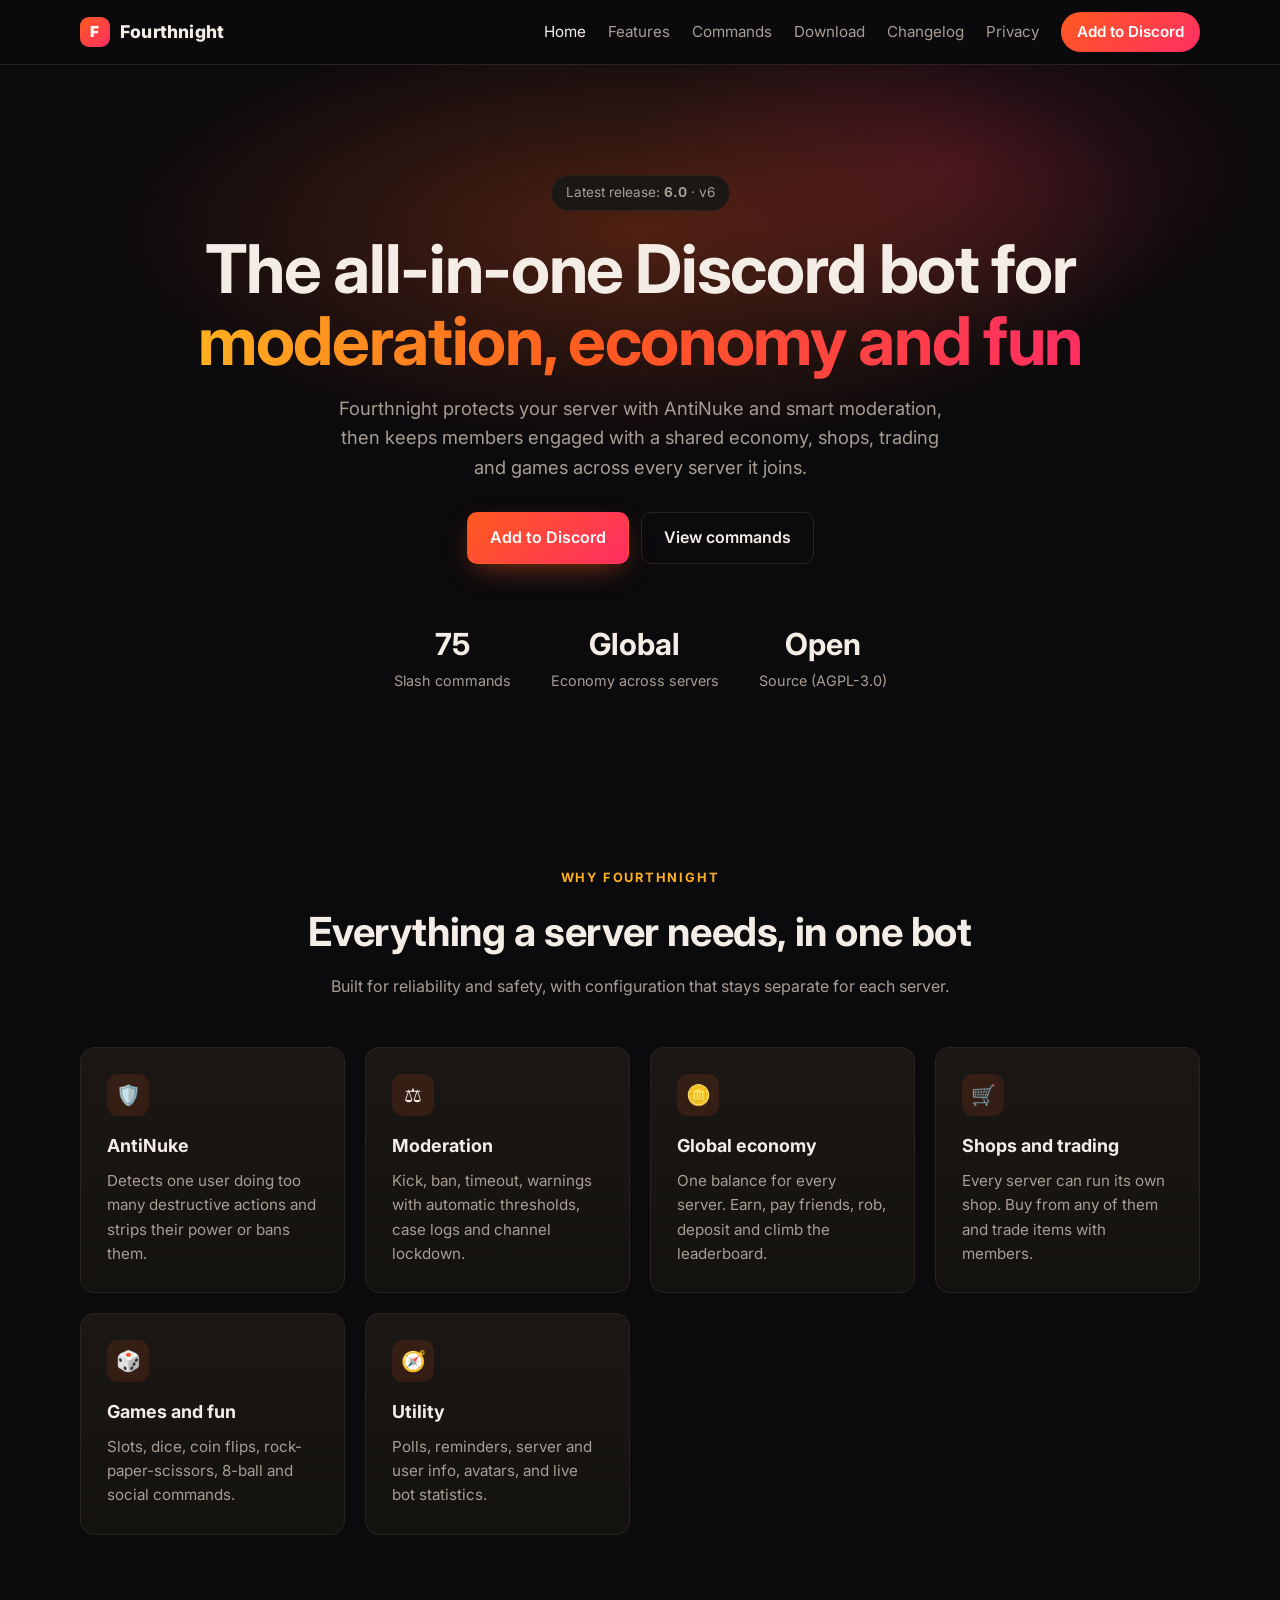
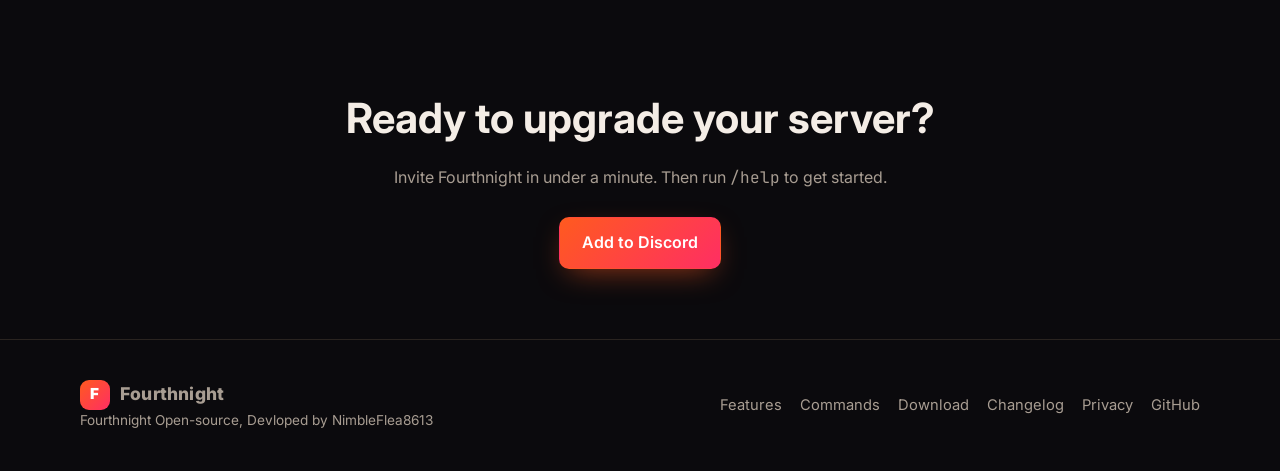
<file: index.html>
<!DOCTYPE html>
<html lang="en">
<head>
  <meta charset="UTF-8">
  <meta name="viewport" content="width=device-width, initial-scale=1.0">
  <meta name="description" content="Fourthnight is an all-in-one Discord bot for moderation, AntiNuke, a global economy, shops, trading and games.">
  <title>Home · Fourthnight</title>
  <link rel="icon" href="data:image/svg+xml,<svg xmlns='http://www.w3.org/2000/svg' viewBox='0 0 100 100'><text y='.9em' font-size='90'>🔥</text></svg>">
  <link rel="preconnect" href="https://fonts.googleapis.com">
  <link href="https://fonts.googleapis.com/css2?family=Inter:wght@400;500;600;700;800&family=JetBrains+Mono&display=swap" rel="stylesheet">
  <link rel="stylesheet" href="assets/style.css">
</head>
<body>
<header class="site-header">
  <div class="container nav">
    <a href="index.html" class="brand"><span class="brand-mark">F</span>Fourthnight</a>
    <nav class="nav-links" aria-label="Main">
        <a href="index.html" class="active">Home</a>
        <a href="features.html" class="">Features</a>
        <a href="commands.html" class="">Commands</a>
        <a href="download.html" class="">Download</a>
        <a href="changelog.html" class="">Changelog</a>
        <a href="privacy.html" class="">Privacy</a>
      <a href="#" data-invite class="nav-cta">Add to Discord</a>
    </nav>
    <button class="menu-toggle" aria-label="Toggle menu">☰</button>
  </div>
</header>
<main>

<section class="hero">
  <div class="container">
    <span class="pill">Latest release: <strong data-version>6.0</strong> · <span data-build>v6</span></span>
    <h1>The all-in-one Discord bot for <span class="gradient-text">moderation, economy and fun</span></h1>
    <p class="lead">Fourthnight protects your server with AntiNuke and smart moderation, then keeps members engaged with a shared economy, shops, trading and games across every server it joins.</p>
    <div class="hero-actions">
      <a href="#" data-invite class="btn btn-primary">Add to Discord</a>
      <a href="commands.html" class="btn btn-ghost">View commands</a>
    </div>
    <div class="stats">
      <div class="stat"><strong>75</strong><span>Slash commands</span></div>
      <div class="stat"><strong>Global</strong><span>Economy across servers</span></div>
      <div class="stat"><strong>Open</strong><span>Source (AGPL-3.0)</span></div>
    </div>
  </div>
</section>

<section>
  <div class="container">
    <div class="section-head">
      <span class="eyebrow">Why Fourthnight</span>
      <h2>Everything a server needs, in one bot</h2>
      <p>Built for reliability and safety, with configuration that stays separate for each server.</p>
    </div>
    <div class="grid">
      <div class="card"><div class="icon">🛡️</div><h3>AntiNuke</h3><p>Detects one user doing too many destructive actions and strips their power or bans them.</p></div>
      <div class="card"><div class="icon">⚖️</div><h3>Moderation</h3><p>Kick, ban, timeout, warnings with automatic thresholds, case logs and channel lockdown.</p></div>
      <div class="card"><div class="icon">🪙</div><h3>Global economy</h3><p>One balance for every server. Earn, pay friends, rob, deposit and climb the leaderboard.</p></div>
      <div class="card"><div class="icon">🛒</div><h3>Shops and trading</h3><p>Every server can run its own shop. Buy from any of them and trade items with members.</p></div>
      <div class="card"><div class="icon">🎲</div><h3>Games and fun</h3><p>Slots, dice, coin flips, rock-paper-scissors, 8-ball and social commands.</p></div>
      <div class="card"><div class="icon">🧭</div><h3>Utility</h3><p>Polls, reminders, server and user info, avatars, and live bot statistics.</p></div>
    </div>
  </div>
</section>

<section class="cta">
  <div class="container">
    <h2>Ready to upgrade your server?</h2>
    <p>Invite Fourthnight in under a minute. Then run <code>/help</code> to get started.</p>
    <a href="#" data-invite class="btn btn-primary">Add to Discord</a>
  </div>
</section>
</main>
<footer class="site-footer">
  <div class="container footer-grid">
    <div>
      <div class="brand"><span class="brand-mark">F</span>Fourthnight</div>
      <p class="watermark">Fourthnight Open-source, Devloped by NimbleFlea8613</p>
    </div>
    <div class="footer-links">
      <a href="features.html">Features</a>
      <a href="commands.html">Commands</a>
      <a href="download.html">Download</a>
      <a href="changelog.html">Changelog</a>
      <a href="privacy.html">Privacy</a>
      <a href="https://github.com/NimbleFlea8613" target="_blank" rel="noopener">GitHub</a>
    </div>
  </div>
</footer>
<script src="assets/main.js"></script>
</body>
</html>
</file>
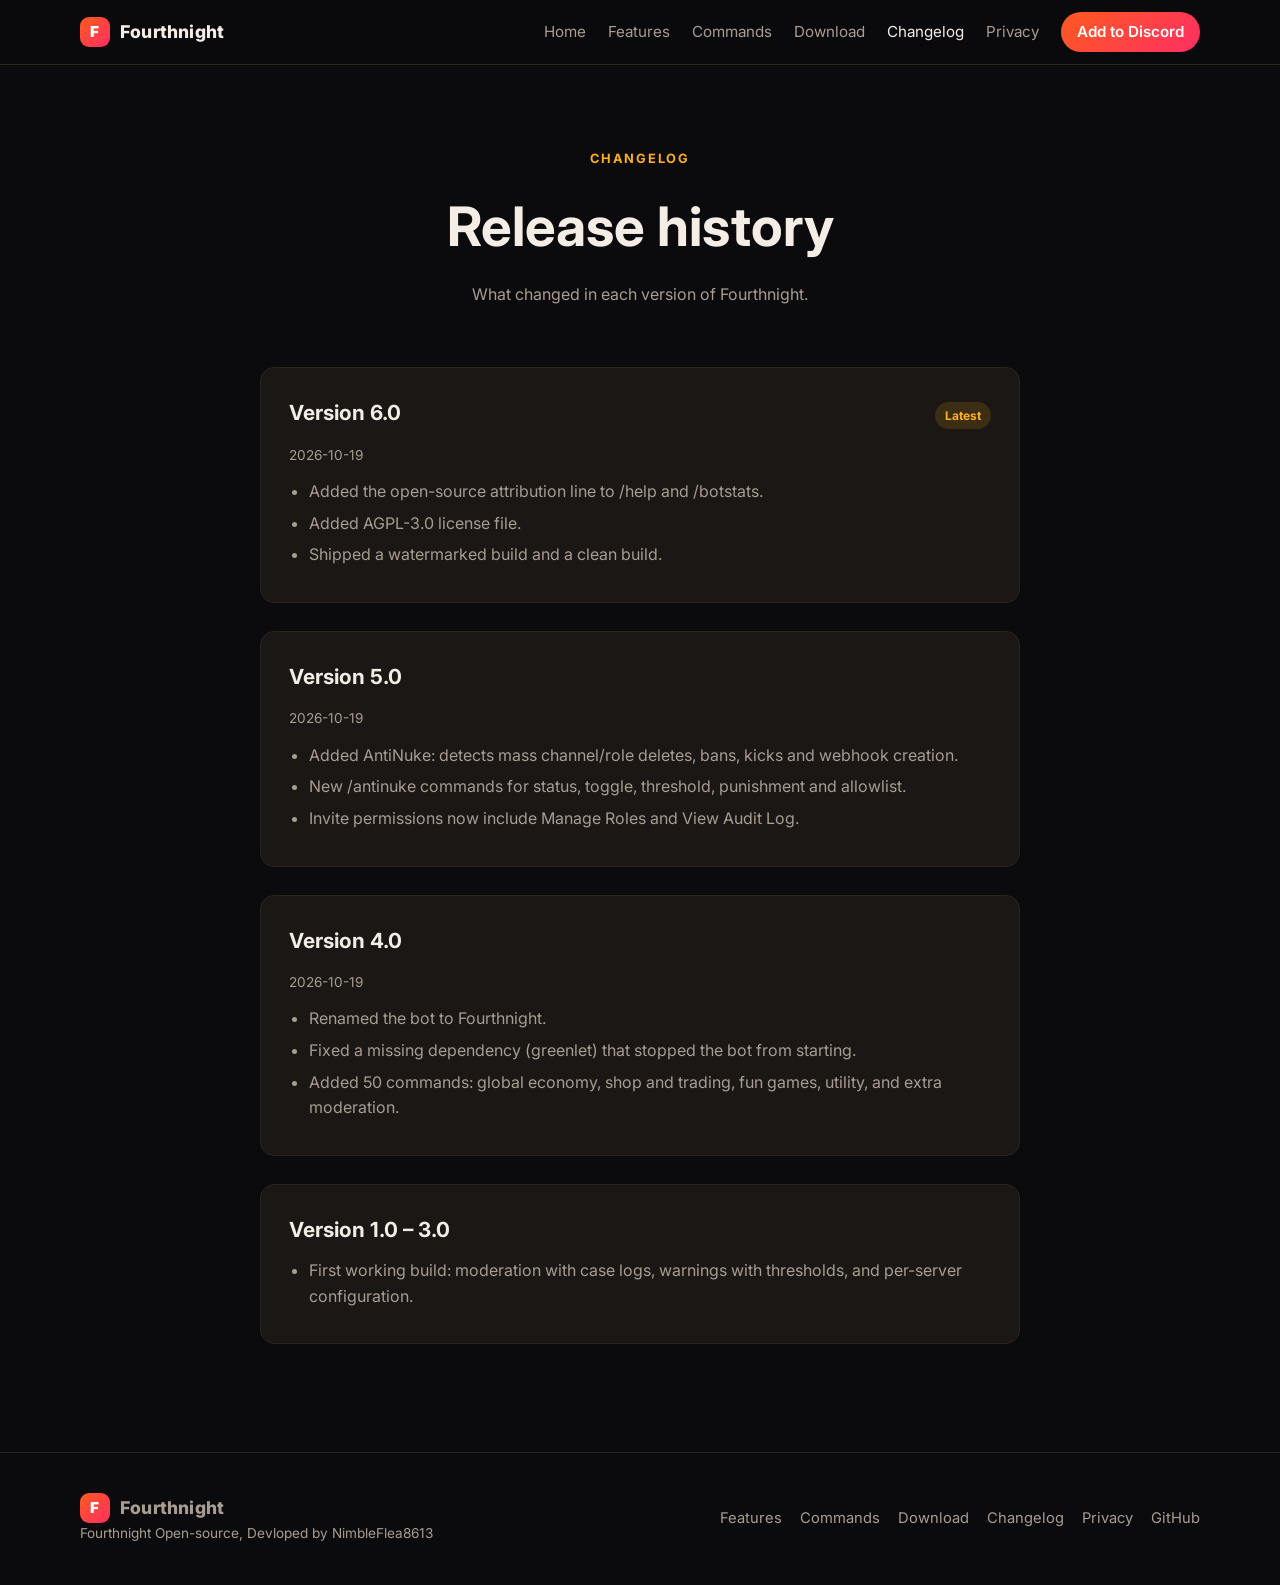
<file: changelog.html>
<!DOCTYPE html>
<html lang="en">
<head>
  <meta charset="UTF-8">
  <meta name="viewport" content="width=device-width, initial-scale=1.0">
  <meta name="description" content="Release history for Fourthnight.">
  <title>Changelog · Fourthnight</title>
  <link rel="icon" href="data:image/svg+xml,<svg xmlns='http://www.w3.org/2000/svg' viewBox='0 0 100 100'><text y='.9em' font-size='90'>🔥</text></svg>">
  <link rel="preconnect" href="https://fonts.googleapis.com">
  <link href="https://fonts.googleapis.com/css2?family=Inter:wght@400;500;600;700;800&family=JetBrains+Mono&display=swap" rel="stylesheet">
  <link rel="stylesheet" href="assets/style.css">
</head>
<body>
<header class="site-header">
  <div class="container nav">
    <a href="index.html" class="brand"><span class="brand-mark">F</span>Fourthnight</a>
    <nav class="nav-links" aria-label="Main">
        <a href="index.html" class="">Home</a>
        <a href="features.html" class="">Features</a>
        <a href="commands.html" class="">Commands</a>
        <a href="download.html" class="">Download</a>
        <a href="changelog.html" class="active">Changelog</a>
        <a href="privacy.html" class="">Privacy</a>
      <a href="#" data-invite class="nav-cta">Add to Discord</a>
    </nav>
    <button class="menu-toggle" aria-label="Toggle menu">☰</button>
  </div>
</header>
<main>

<section class="page-hero">
  <div class="container">
    <span class="eyebrow">Changelog</span>
    <h1>Release history</h1>
    <p>What changed in each version of Fourthnight.</p>
  </div>
</section>
<section style="padding-top:20px">
  <div class="container">
    <div class="release">
      <div class="release-head">
        <h2>Version 6.0</h2>
        <span class="badge">Latest</span>
      </div>
      <time>2026-10-19</time>
      <ul style="margin-top:12px">
        <li>Added the open-source attribution line to /help and /botstats.</li>
        <li>Added AGPL-3.0 license file.</li>
        <li>Shipped a watermarked build and a clean build.</li>
      </ul>
    </div>
    <div class="release">
      <div class="release-head"><h2>Version 5.0</h2></div>
      <time>2026-10-19</time>
      <ul style="margin-top:12px">
        <li>Added AntiNuke: detects mass channel/role deletes, bans, kicks and webhook creation.</li>
        <li>New /antinuke commands for status, toggle, threshold, punishment and allowlist.</li>
        <li>Invite permissions now include Manage Roles and View Audit Log.</li>
      </ul>
    </div>
    <div class="release">
      <div class="release-head"><h2>Version 4.0</h2></div>
      <time>2026-10-19</time>
      <ul style="margin-top:12px">
        <li>Renamed the bot to Fourthnight.</li>
        <li>Fixed a missing dependency (greenlet) that stopped the bot from starting.</li>
        <li>Added 50 commands: global economy, shop and trading, fun games, utility, and extra moderation.</li>
      </ul>
    </div>
    <div class="release">
      <div class="release-head"><h2>Version 1.0 – 3.0</h2></div>
      <ul style="margin-top:12px">
        <li>First working build: moderation with case logs, warnings with thresholds, and per-server configuration.</li>
      </ul>
    </div>
  </div>
</section>
</main>
<footer class="site-footer">
  <div class="container footer-grid">
    <div>
      <div class="brand"><span class="brand-mark">F</span>Fourthnight</div>
      <p class="watermark">Fourthnight Open-source, Devloped by NimbleFlea8613</p>
    </div>
    <div class="footer-links">
      <a href="features.html">Features</a>
      <a href="commands.html">Commands</a>
      <a href="download.html">Download</a>
      <a href="changelog.html">Changelog</a>
      <a href="privacy.html">Privacy</a>
      <a href="https://github.com/NimbleFlea8613" target="_blank" rel="noopener">GitHub</a>
    </div>
  </div>
</footer>
<script src="assets/main.js"></script>
</body>
</html>
</file>
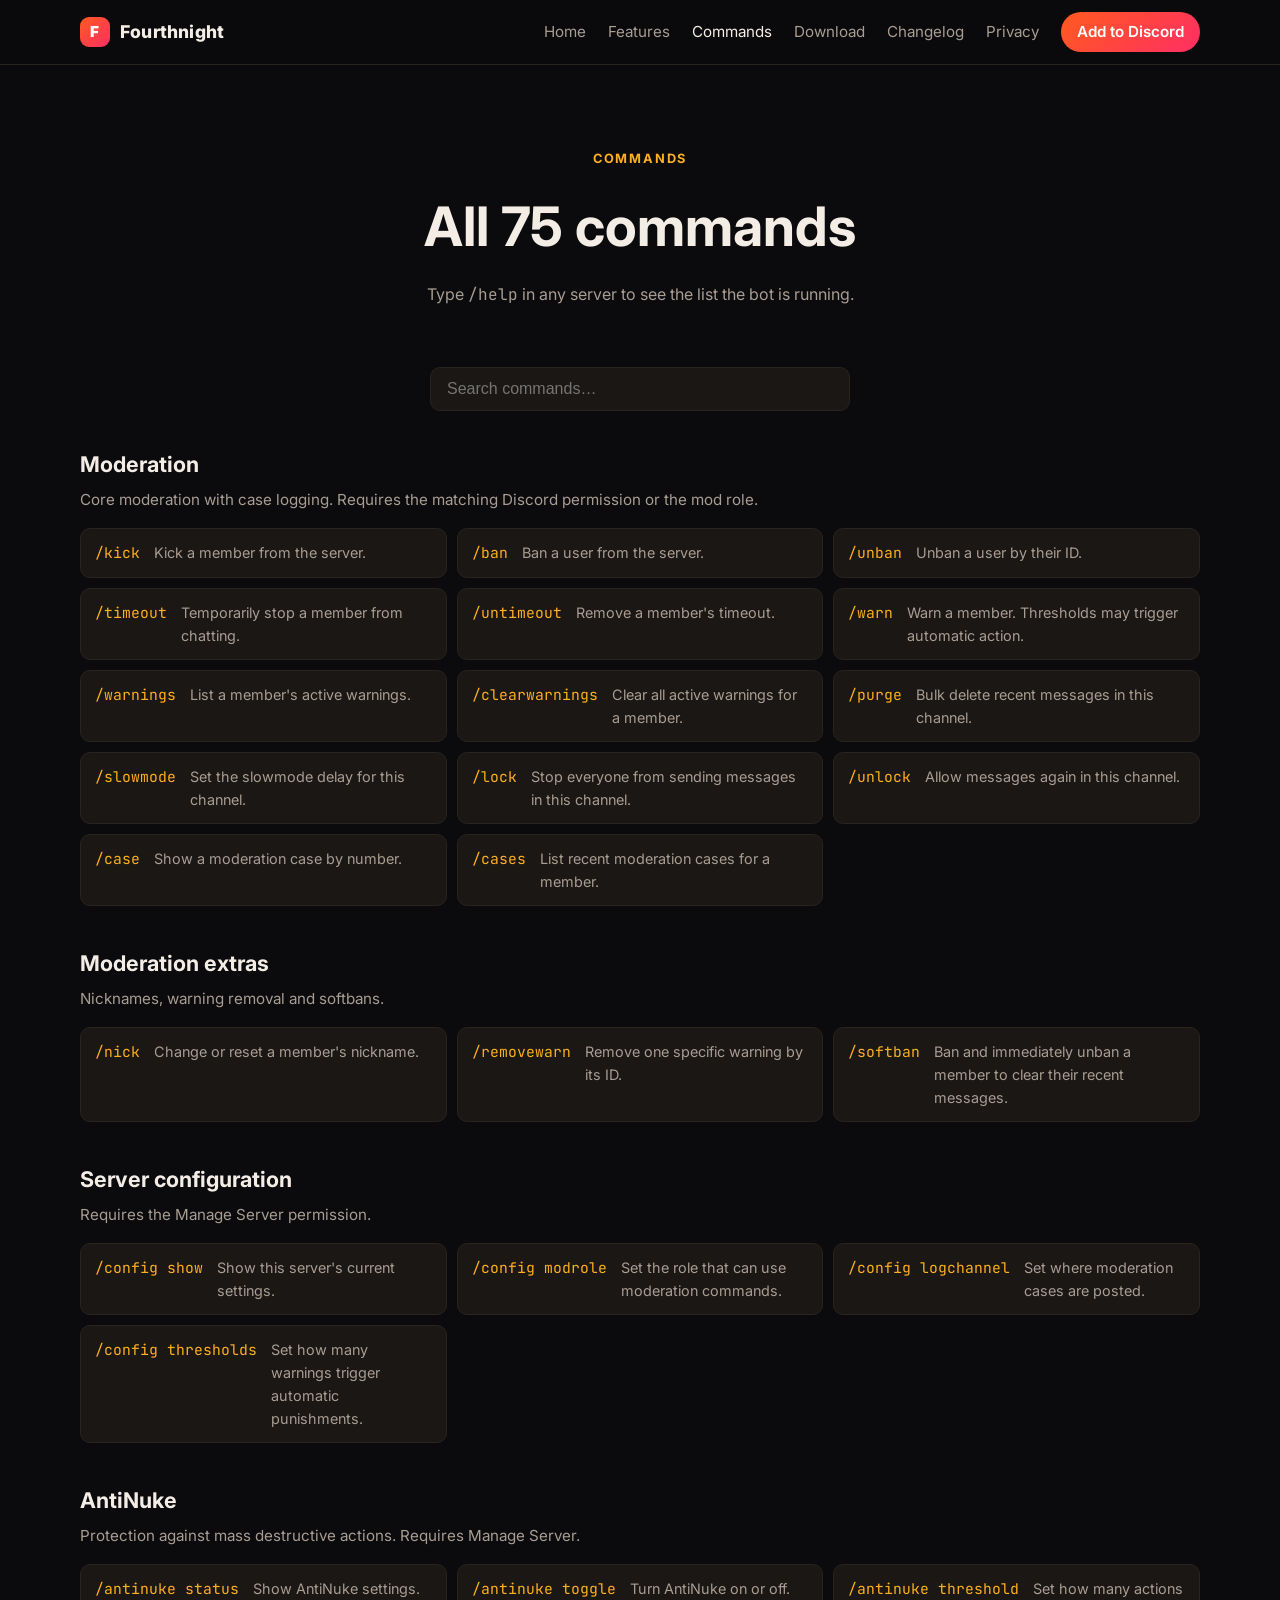
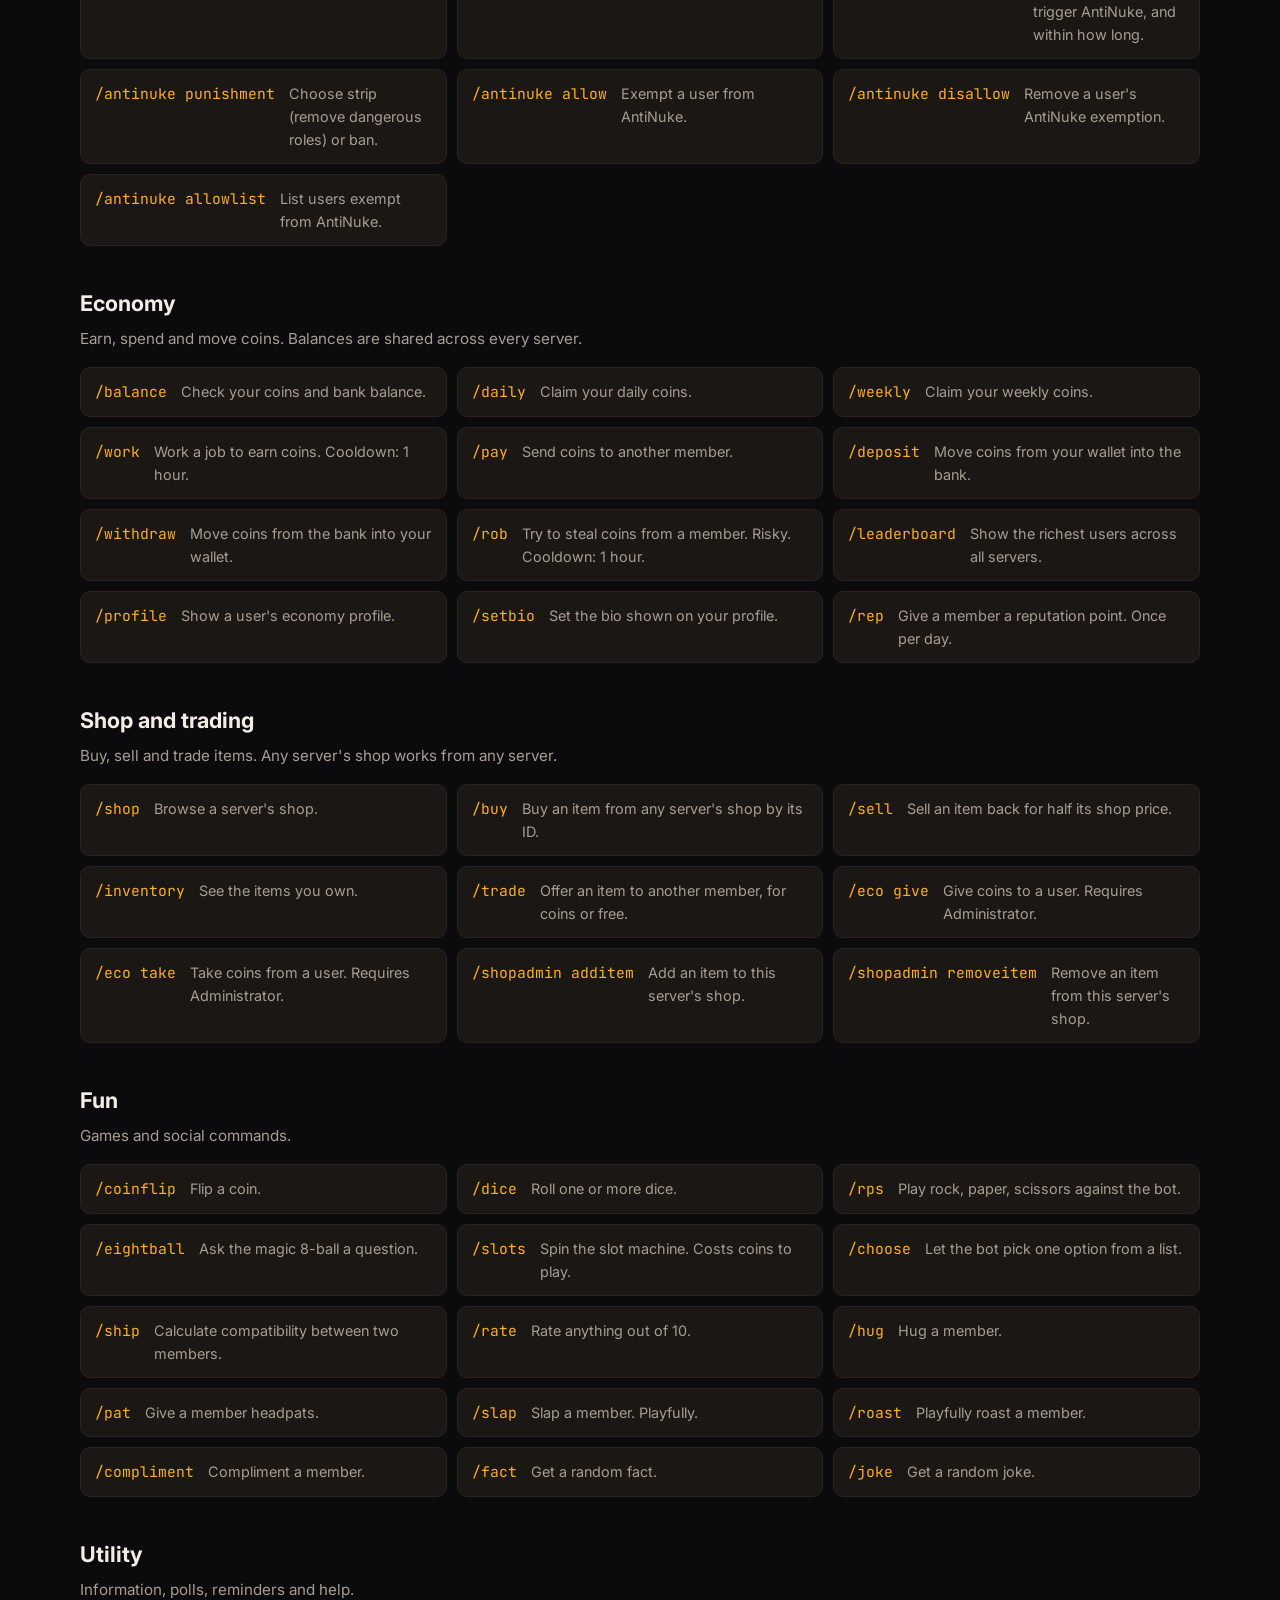
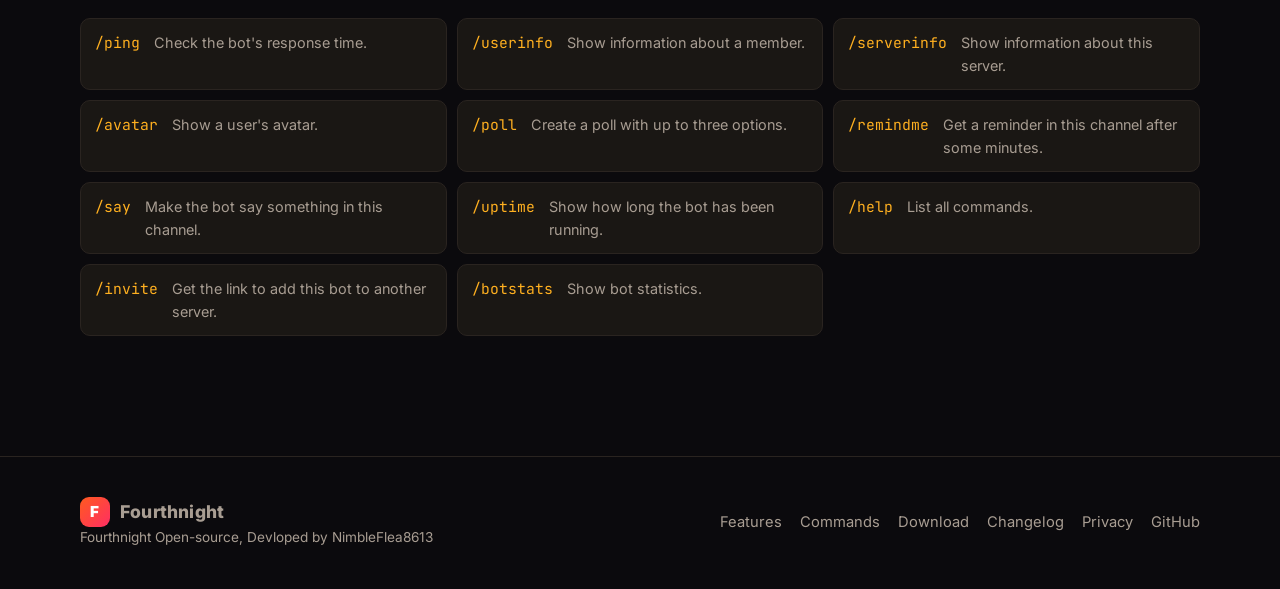
<file: commands.html>
<!DOCTYPE html>
<html lang="en">
<head>
  <meta charset="UTF-8">
  <meta name="viewport" content="width=device-width, initial-scale=1.0">
  <meta name="description" content="All 75 Fourthnight slash commands, grouped by category.">
  <title>Commands · Fourthnight</title>
  <link rel="icon" href="data:image/svg+xml,<svg xmlns='http://www.w3.org/2000/svg' viewBox='0 0 100 100'><text y='.9em' font-size='90'>🔥</text></svg>">
  <link rel="preconnect" href="https://fonts.googleapis.com">
  <link href="https://fonts.googleapis.com/css2?family=Inter:wght@400;500;600;700;800&family=JetBrains+Mono&display=swap" rel="stylesheet">
  <link rel="stylesheet" href="assets/style.css">
</head>
<body>
<header class="site-header">
  <div class="container nav">
    <a href="index.html" class="brand"><span class="brand-mark">F</span>Fourthnight</a>
    <nav class="nav-links" aria-label="Main">
        <a href="index.html" class="">Home</a>
        <a href="features.html" class="">Features</a>
        <a href="commands.html" class="active">Commands</a>
        <a href="download.html" class="">Download</a>
        <a href="changelog.html" class="">Changelog</a>
        <a href="privacy.html" class="">Privacy</a>
      <a href="#" data-invite class="nav-cta">Add to Discord</a>
    </nav>
    <button class="menu-toggle" aria-label="Toggle menu">☰</button>
  </div>
</header>
<main>

<section class="page-hero">
  <div class="container">
    <span class="eyebrow">Commands</span>
    <h1>All 75 commands</h1>
    <p>Type <code>/help</code> in any server to see the list the bot is running.</p>
  </div>
</section>
<section style="padding-top:20px">
  <div class="container">
    <input id="cmd-search" class="search" type="search" placeholder="Search commands…" aria-label="Search commands">
    <div class="cmd-group">
      <h2>Moderation</h2>
      <p>Core moderation with case logging. Requires the matching Discord permission or the mod role.</p>
      <div class="cmd-list">
        <div class="cmd"><code>/kick</code><span>Kick a member from the server.</span></div>
        <div class="cmd"><code>/ban</code><span>Ban a user from the server.</span></div>
        <div class="cmd"><code>/unban</code><span>Unban a user by their ID.</span></div>
        <div class="cmd"><code>/timeout</code><span>Temporarily stop a member from chatting.</span></div>
        <div class="cmd"><code>/untimeout</code><span>Remove a member&#x27;s timeout.</span></div>
        <div class="cmd"><code>/warn</code><span>Warn a member. Thresholds may trigger automatic action.</span></div>
        <div class="cmd"><code>/warnings</code><span>List a member&#x27;s active warnings.</span></div>
        <div class="cmd"><code>/clearwarnings</code><span>Clear all active warnings for a member.</span></div>
        <div class="cmd"><code>/purge</code><span>Bulk delete recent messages in this channel.</span></div>
        <div class="cmd"><code>/slowmode</code><span>Set the slowmode delay for this channel.</span></div>
        <div class="cmd"><code>/lock</code><span>Stop everyone from sending messages in this channel.</span></div>
        <div class="cmd"><code>/unlock</code><span>Allow messages again in this channel.</span></div>
        <div class="cmd"><code>/case</code><span>Show a moderation case by number.</span></div>
        <div class="cmd"><code>/cases</code><span>List recent moderation cases for a member.</span></div>
      </div>
    </div>
    <div class="cmd-group">
      <h2>Moderation extras</h2>
      <p>Nicknames, warning removal and softbans.</p>
      <div class="cmd-list">
        <div class="cmd"><code>/nick</code><span>Change or reset a member&#x27;s nickname.</span></div>
        <div class="cmd"><code>/removewarn</code><span>Remove one specific warning by its ID.</span></div>
        <div class="cmd"><code>/softban</code><span>Ban and immediately unban a member to clear their recent messages.</span></div>
      </div>
    </div>
    <div class="cmd-group">
      <h2>Server configuration</h2>
      <p>Requires the Manage Server permission.</p>
      <div class="cmd-list">
        <div class="cmd"><code>/config show</code><span>Show this server&#x27;s current settings.</span></div>
        <div class="cmd"><code>/config modrole</code><span>Set the role that can use moderation commands.</span></div>
        <div class="cmd"><code>/config logchannel</code><span>Set where moderation cases are posted.</span></div>
        <div class="cmd"><code>/config thresholds</code><span>Set how many warnings trigger automatic punishments.</span></div>
      </div>
    </div>
    <div class="cmd-group">
      <h2>AntiNuke</h2>
      <p>Protection against mass destructive actions. Requires Manage Server.</p>
      <div class="cmd-list">
        <div class="cmd"><code>/antinuke status</code><span>Show AntiNuke settings.</span></div>
        <div class="cmd"><code>/antinuke toggle</code><span>Turn AntiNuke on or off.</span></div>
        <div class="cmd"><code>/antinuke threshold</code><span>Set how many actions trigger AntiNuke, and within how long.</span></div>
        <div class="cmd"><code>/antinuke punishment</code><span>Choose strip (remove dangerous roles) or ban.</span></div>
        <div class="cmd"><code>/antinuke allow</code><span>Exempt a user from AntiNuke.</span></div>
        <div class="cmd"><code>/antinuke disallow</code><span>Remove a user&#x27;s AntiNuke exemption.</span></div>
        <div class="cmd"><code>/antinuke allowlist</code><span>List users exempt from AntiNuke.</span></div>
      </div>
    </div>
    <div class="cmd-group">
      <h2>Economy</h2>
      <p>Earn, spend and move coins. Balances are shared across every server.</p>
      <div class="cmd-list">
        <div class="cmd"><code>/balance</code><span>Check your coins and bank balance.</span></div>
        <div class="cmd"><code>/daily</code><span>Claim your daily coins.</span></div>
        <div class="cmd"><code>/weekly</code><span>Claim your weekly coins.</span></div>
        <div class="cmd"><code>/work</code><span>Work a job to earn coins. Cooldown: 1 hour.</span></div>
        <div class="cmd"><code>/pay</code><span>Send coins to another member.</span></div>
        <div class="cmd"><code>/deposit</code><span>Move coins from your wallet into the bank.</span></div>
        <div class="cmd"><code>/withdraw</code><span>Move coins from the bank into your wallet.</span></div>
        <div class="cmd"><code>/rob</code><span>Try to steal coins from a member. Risky. Cooldown: 1 hour.</span></div>
        <div class="cmd"><code>/leaderboard</code><span>Show the richest users across all servers.</span></div>
        <div class="cmd"><code>/profile</code><span>Show a user&#x27;s economy profile.</span></div>
        <div class="cmd"><code>/setbio</code><span>Set the bio shown on your profile.</span></div>
        <div class="cmd"><code>/rep</code><span>Give a member a reputation point. Once per day.</span></div>
      </div>
    </div>
    <div class="cmd-group">
      <h2>Shop and trading</h2>
      <p>Buy, sell and trade items. Any server&#x27;s shop works from any server.</p>
      <div class="cmd-list">
        <div class="cmd"><code>/shop</code><span>Browse a server&#x27;s shop.</span></div>
        <div class="cmd"><code>/buy</code><span>Buy an item from any server&#x27;s shop by its ID.</span></div>
        <div class="cmd"><code>/sell</code><span>Sell an item back for half its shop price.</span></div>
        <div class="cmd"><code>/inventory</code><span>See the items you own.</span></div>
        <div class="cmd"><code>/trade</code><span>Offer an item to another member, for coins or free.</span></div>
        <div class="cmd"><code>/eco give</code><span>Give coins to a user. Requires Administrator.</span></div>
        <div class="cmd"><code>/eco take</code><span>Take coins from a user. Requires Administrator.</span></div>
        <div class="cmd"><code>/shopadmin additem</code><span>Add an item to this server&#x27;s shop.</span></div>
        <div class="cmd"><code>/shopadmin removeitem</code><span>Remove an item from this server&#x27;s shop.</span></div>
      </div>
    </div>
    <div class="cmd-group">
      <h2>Fun</h2>
      <p>Games and social commands.</p>
      <div class="cmd-list">
        <div class="cmd"><code>/coinflip</code><span>Flip a coin.</span></div>
        <div class="cmd"><code>/dice</code><span>Roll one or more dice.</span></div>
        <div class="cmd"><code>/rps</code><span>Play rock, paper, scissors against the bot.</span></div>
        <div class="cmd"><code>/eightball</code><span>Ask the magic 8-ball a question.</span></div>
        <div class="cmd"><code>/slots</code><span>Spin the slot machine. Costs coins to play.</span></div>
        <div class="cmd"><code>/choose</code><span>Let the bot pick one option from a list.</span></div>
        <div class="cmd"><code>/ship</code><span>Calculate compatibility between two members.</span></div>
        <div class="cmd"><code>/rate</code><span>Rate anything out of 10.</span></div>
        <div class="cmd"><code>/hug</code><span>Hug a member.</span></div>
        <div class="cmd"><code>/pat</code><span>Give a member headpats.</span></div>
        <div class="cmd"><code>/slap</code><span>Slap a member. Playfully.</span></div>
        <div class="cmd"><code>/roast</code><span>Playfully roast a member.</span></div>
        <div class="cmd"><code>/compliment</code><span>Compliment a member.</span></div>
        <div class="cmd"><code>/fact</code><span>Get a random fact.</span></div>
        <div class="cmd"><code>/joke</code><span>Get a random joke.</span></div>
      </div>
    </div>
    <div class="cmd-group">
      <h2>Utility</h2>
      <p>Information, polls, reminders and help.</p>
      <div class="cmd-list">
        <div class="cmd"><code>/ping</code><span>Check the bot&#x27;s response time.</span></div>
        <div class="cmd"><code>/userinfo</code><span>Show information about a member.</span></div>
        <div class="cmd"><code>/serverinfo</code><span>Show information about this server.</span></div>
        <div class="cmd"><code>/avatar</code><span>Show a user&#x27;s avatar.</span></div>
        <div class="cmd"><code>/poll</code><span>Create a poll with up to three options.</span></div>
        <div class="cmd"><code>/remindme</code><span>Get a reminder in this channel after some minutes.</span></div>
        <div class="cmd"><code>/say</code><span>Make the bot say something in this channel.</span></div>
        <div class="cmd"><code>/uptime</code><span>Show how long the bot has been running.</span></div>
        <div class="cmd"><code>/help</code><span>List all commands.</span></div>
        <div class="cmd"><code>/invite</code><span>Get the link to add this bot to another server.</span></div>
        <div class="cmd"><code>/botstats</code><span>Show bot statistics.</span></div>
      </div>
    </div>
  </div>
</section>
</main>
<footer class="site-footer">
  <div class="container footer-grid">
    <div>
      <div class="brand"><span class="brand-mark">F</span>Fourthnight</div>
      <p class="watermark">Fourthnight Open-source, Devloped by NimbleFlea8613</p>
    </div>
    <div class="footer-links">
      <a href="features.html">Features</a>
      <a href="commands.html">Commands</a>
      <a href="download.html">Download</a>
      <a href="changelog.html">Changelog</a>
      <a href="privacy.html">Privacy</a>
      <a href="https://github.com/NimbleFlea8613" target="_blank" rel="noopener">GitHub</a>
    </div>
  </div>
</footer>
<script src="assets/main.js"></script>
</body>
</html>
</file>
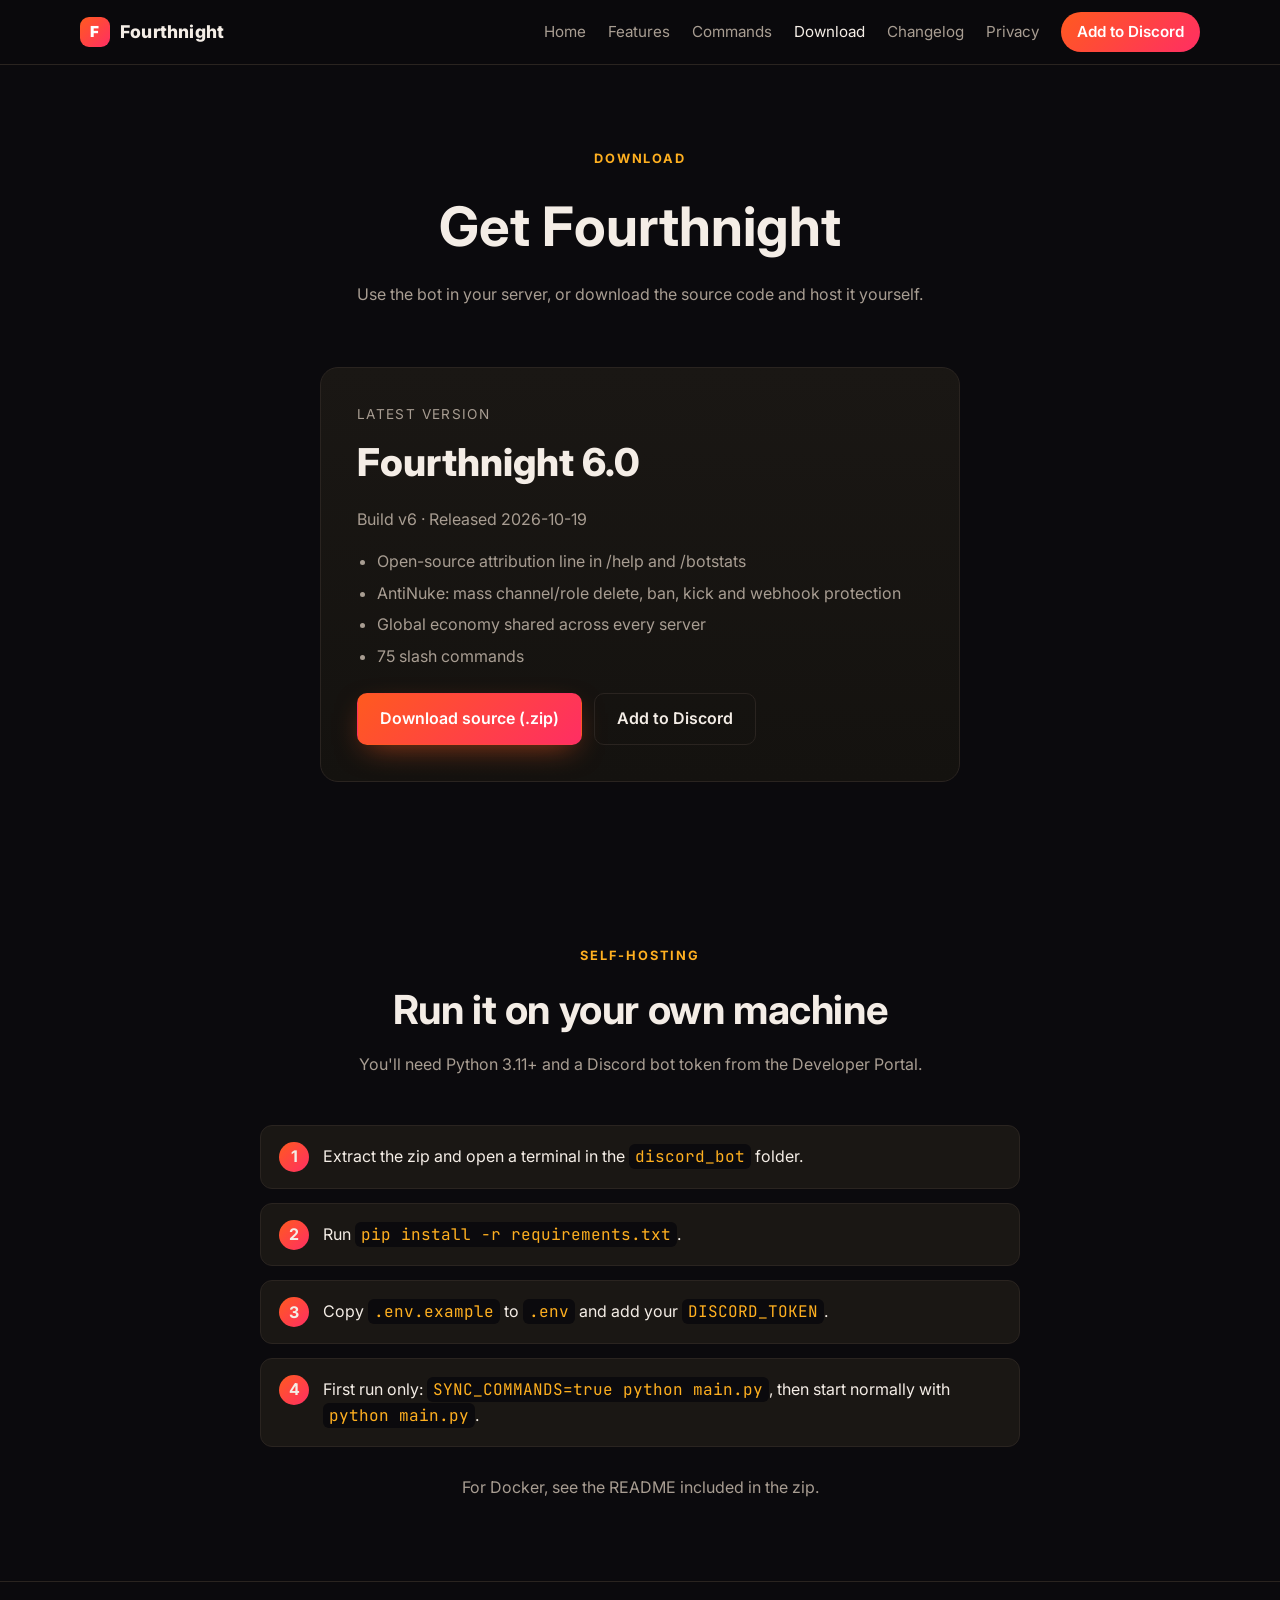
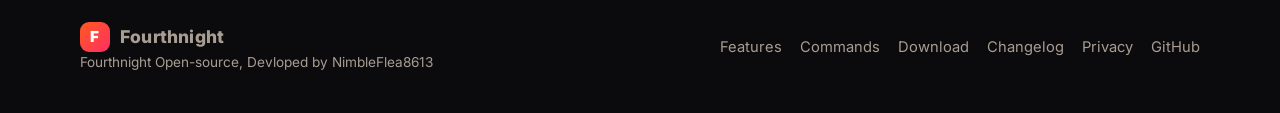
<file: download.html>
<!DOCTYPE html>
<html lang="en">
<head>
  <meta charset="UTF-8">
  <meta name="viewport" content="width=device-width, initial-scale=1.0">
  <meta name="description" content="Download the latest Fourthnight release or add the bot to your server.">
  <title>Download · Fourthnight</title>
  <link rel="icon" href="data:image/svg+xml,<svg xmlns='http://www.w3.org/2000/svg' viewBox='0 0 100 100'><text y='.9em' font-size='90'>🔥</text></svg>">
  <link rel="preconnect" href="https://fonts.googleapis.com">
  <link href="https://fonts.googleapis.com/css2?family=Inter:wght@400;500;600;700;800&family=JetBrains+Mono&display=swap" rel="stylesheet">
  <link rel="stylesheet" href="assets/style.css">
</head>
<body>
<header class="site-header">
  <div class="container nav">
    <a href="index.html" class="brand"><span class="brand-mark">F</span>Fourthnight</a>
    <nav class="nav-links" aria-label="Main">
        <a href="index.html" class="">Home</a>
        <a href="features.html" class="">Features</a>
        <a href="commands.html" class="">Commands</a>
        <a href="download.html" class="active">Download</a>
        <a href="changelog.html" class="">Changelog</a>
        <a href="privacy.html" class="">Privacy</a>
      <a href="#" data-invite class="nav-cta">Add to Discord</a>
    </nav>
    <button class="menu-toggle" aria-label="Toggle menu">☰</button>
  </div>
</header>
<main>

<section class="page-hero">
  <div class="container">
    <span class="eyebrow">Download</span>
    <h1>Get Fourthnight</h1>
    <p>Use the bot in your server, or download the source code and host it yourself.</p>
  </div>
</section>

<section style="padding-top:20px">
  <div class="container">
    <div class="version-card">
      <div class="label">Latest version</div>
      <div class="big">Fourthnight <span data-version>6.0</span></div>
      <p style="color:var(--muted)">Build <span data-build>v6</span> · Released <span data-released>2026-10-19</span></p>
      <ul>
        <li>Open-source attribution line in /help and /botstats</li>
        <li>AntiNuke: mass channel/role delete, ban, kick and webhook protection</li>
        <li>Global economy shared across every server</li>
        <li>75 slash commands</li>
      </ul>
      <a href="downloads/Fourthnightv6-watermarked.zip" data-download class="btn btn-primary" download>Download source (.zip)</a>
      <a href="#" data-invite class="btn btn-ghost" style="margin-left:8px">Add to Discord</a>
    </div>
  </div>
</section>

<section>
  <div class="container">
    <div class="section-head">
      <span class="eyebrow">Self-hosting</span>
      <h2>Run it on your own machine</h2>
      <p>You'll need Python 3.11+ and a Discord bot token from the Developer Portal.</p>
    </div>
    <ol class="steps">
      <li>Extract the zip and open a terminal in the <code>discord_bot</code> folder.</li>
      <li>Run <code>pip install -r requirements.txt</code>.</li>
      <li>Copy <code>.env.example</code> to <code>.env</code> and add your <code>DISCORD_TOKEN</code>.</li>
      <li>First run only: <code>SYNC_COMMANDS=true python main.py</code>, then start normally with <code>python main.py</code>.</li>
    </ol>
    <p style="text-align:center;color:var(--muted);margin-top:28px">For Docker, see the README included in the zip.</p>
  </div>
</section>
</main>
<footer class="site-footer">
  <div class="container footer-grid">
    <div>
      <div class="brand"><span class="brand-mark">F</span>Fourthnight</div>
      <p class="watermark">Fourthnight Open-source, Devloped by NimbleFlea8613</p>
    </div>
    <div class="footer-links">
      <a href="features.html">Features</a>
      <a href="commands.html">Commands</a>
      <a href="download.html">Download</a>
      <a href="changelog.html">Changelog</a>
      <a href="privacy.html">Privacy</a>
      <a href="https://github.com/NimbleFlea8613" target="_blank" rel="noopener">GitHub</a>
    </div>
  </div>
</footer>
<script src="assets/main.js"></script>
</body>
</html>
</file>
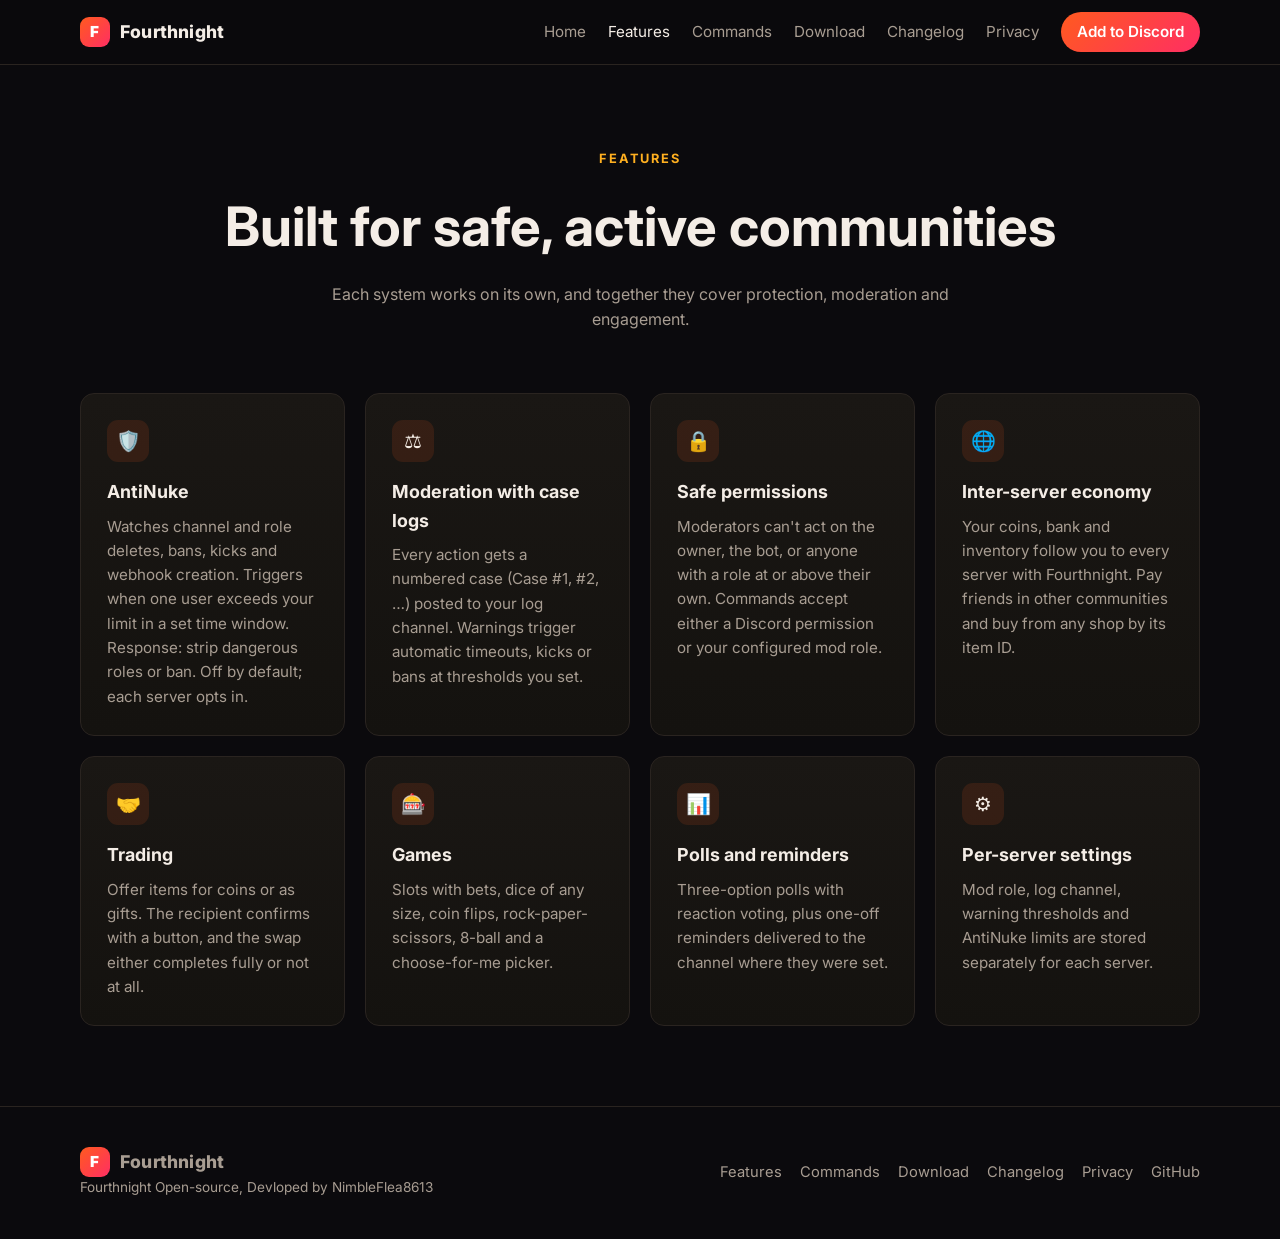
<file: features.html>
<!DOCTYPE html>
<html lang="en">
<head>
  <meta charset="UTF-8">
  <meta name="viewport" content="width=device-width, initial-scale=1.0">
  <meta name="description" content="Explore Fourthnight's features: AntiNuke, moderation, a global economy, shops, trading, games and utility commands.">
  <title>Features · Fourthnight</title>
  <link rel="icon" href="data:image/svg+xml,<svg xmlns='http://www.w3.org/2000/svg' viewBox='0 0 100 100'><text y='.9em' font-size='90'>🔥</text></svg>">
  <link rel="preconnect" href="https://fonts.googleapis.com">
  <link href="https://fonts.googleapis.com/css2?family=Inter:wght@400;500;600;700;800&family=JetBrains+Mono&display=swap" rel="stylesheet">
  <link rel="stylesheet" href="assets/style.css">
</head>
<body>
<header class="site-header">
  <div class="container nav">
    <a href="index.html" class="brand"><span class="brand-mark">F</span>Fourthnight</a>
    <nav class="nav-links" aria-label="Main">
        <a href="index.html" class="">Home</a>
        <a href="features.html" class="active">Features</a>
        <a href="commands.html" class="">Commands</a>
        <a href="download.html" class="">Download</a>
        <a href="changelog.html" class="">Changelog</a>
        <a href="privacy.html" class="">Privacy</a>
      <a href="#" data-invite class="nav-cta">Add to Discord</a>
    </nav>
    <button class="menu-toggle" aria-label="Toggle menu">☰</button>
  </div>
</header>
<main>

<section class="page-hero">
  <div class="container">
    <span class="eyebrow">Features</span>
    <h1>Built for safe, active communities</h1>
    <p>Each system works on its own, and together they cover protection, moderation and engagement.</p>
  </div>
</section>

<section style="padding-top:20px">
  <div class="container grid">
    <div class="card"><div class="icon">🛡️</div><h3>AntiNuke</h3><p>Watches channel and role deletes, bans, kicks and webhook creation. Triggers when one user exceeds your limit in a set time window. Response: strip dangerous roles or ban. Off by default; each server opts in.</p></div>
    <div class="card"><div class="icon">⚖️</div><h3>Moderation with case logs</h3><p>Every action gets a numbered case (Case #1, #2, …) posted to your log channel. Warnings trigger automatic timeouts, kicks or bans at thresholds you set.</p></div>
    <div class="card"><div class="icon">🔒</div><h3>Safe permissions</h3><p>Moderators can't act on the owner, the bot, or anyone with a role at or above their own. Commands accept either a Discord permission or your configured mod role.</p></div>
    <div class="card"><div class="icon">🌐</div><h3>Inter-server economy</h3><p>Your coins, bank and inventory follow you to every server with Fourthnight. Pay friends in other communities and buy from any shop by its item ID.</p></div>
    <div class="card"><div class="icon">🤝</div><h3>Trading</h3><p>Offer items for coins or as gifts. The recipient confirms with a button, and the swap either completes fully or not at all.</p></div>
    <div class="card"><div class="icon">🎰</div><h3>Games</h3><p>Slots with bets, dice of any size, coin flips, rock-paper-scissors, 8-ball and a choose-for-me picker.</p></div>
    <div class="card"><div class="icon">📊</div><h3>Polls and reminders</h3><p>Three-option polls with reaction voting, plus one-off reminders delivered to the channel where they were set.</p></div>
    <div class="card"><div class="icon">⚙️</div><h3>Per-server settings</h3><p>Mod role, log channel, warning thresholds and AntiNuke limits are stored separately for each server.</p></div>
  </div>
</section>
</main>
<footer class="site-footer">
  <div class="container footer-grid">
    <div>
      <div class="brand"><span class="brand-mark">F</span>Fourthnight</div>
      <p class="watermark">Fourthnight Open-source, Devloped by NimbleFlea8613</p>
    </div>
    <div class="footer-links">
      <a href="features.html">Features</a>
      <a href="commands.html">Commands</a>
      <a href="download.html">Download</a>
      <a href="changelog.html">Changelog</a>
      <a href="privacy.html">Privacy</a>
      <a href="https://github.com/NimbleFlea8613" target="_blank" rel="noopener">GitHub</a>
    </div>
  </div>
</footer>
<script src="assets/main.js"></script>
</body>
</html>
</file>
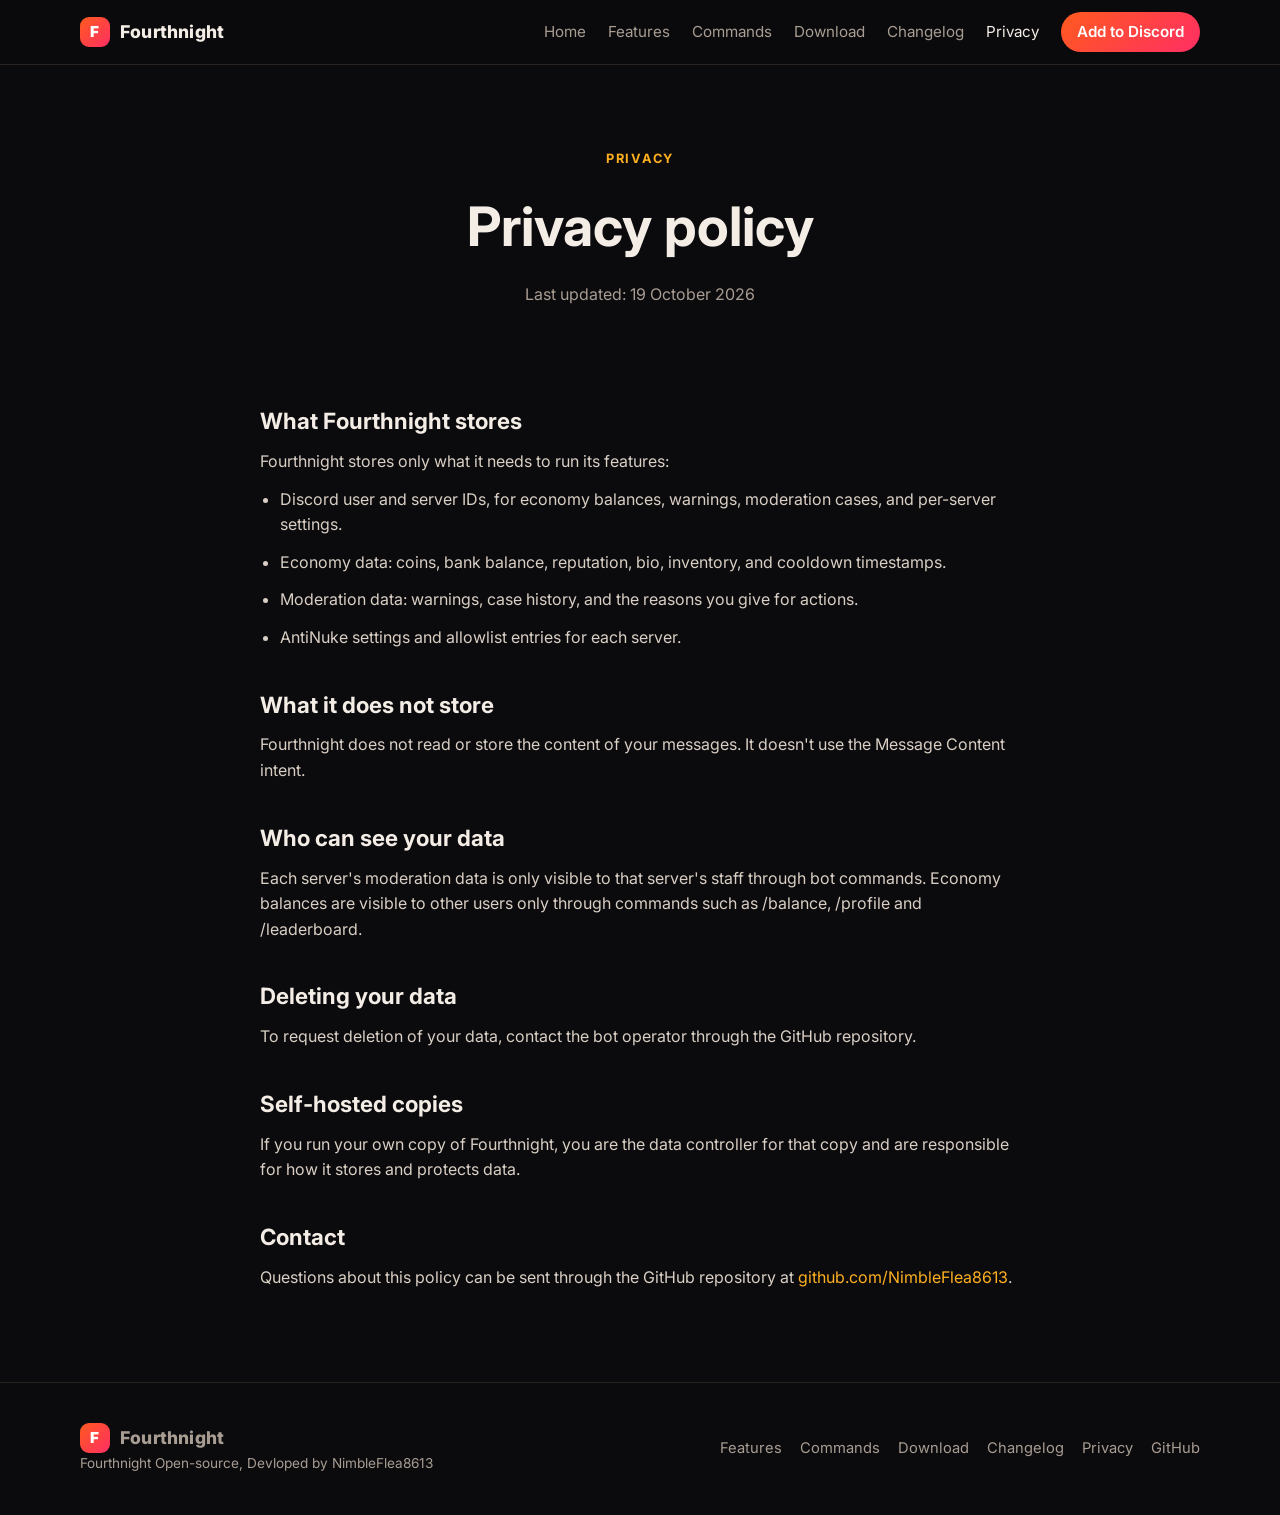
<file: privacy.html>
<!DOCTYPE html>
<html lang="en">
<head>
  <meta charset="UTF-8">
  <meta name="viewport" content="width=device-width, initial-scale=1.0">
  <meta name="description" content="Fourthnight privacy policy: what data is stored and why.">
  <title>Privacy · Fourthnight</title>
  <link rel="icon" href="data:image/svg+xml,<svg xmlns='http://www.w3.org/2000/svg' viewBox='0 0 100 100'><text y='.9em' font-size='90'>🔥</text></svg>">
  <link rel="preconnect" href="https://fonts.googleapis.com">
  <link href="https://fonts.googleapis.com/css2?family=Inter:wght@400;500;600;700;800&family=JetBrains+Mono&display=swap" rel="stylesheet">
  <link rel="stylesheet" href="assets/style.css">
</head>
<body>
<header class="site-header">
  <div class="container nav">
    <a href="index.html" class="brand"><span class="brand-mark">F</span>Fourthnight</a>
    <nav class="nav-links" aria-label="Main">
        <a href="index.html" class="">Home</a>
        <a href="features.html" class="">Features</a>
        <a href="commands.html" class="">Commands</a>
        <a href="download.html" class="">Download</a>
        <a href="changelog.html" class="">Changelog</a>
        <a href="privacy.html" class="active">Privacy</a>
      <a href="#" data-invite class="nav-cta">Add to Discord</a>
    </nav>
    <button class="menu-toggle" aria-label="Toggle menu">☰</button>
  </div>
</header>
<main>

<section class="page-hero">
  <div class="container">
    <span class="eyebrow">Privacy</span>
    <h1>Privacy policy</h1>
    <p class="updated">Last updated: 19 October 2026</p>
  </div>
</section>
<section style="padding-top:20px">
  <div class="container prose">
    <h2>What Fourthnight stores</h2>
    <p>Fourthnight stores only what it needs to run its features:</p>
    <ul>
      <li>Discord user and server IDs, for economy balances, warnings, moderation cases, and per-server settings.</li>
      <li>Economy data: coins, bank balance, reputation, bio, inventory, and cooldown timestamps.</li>
      <li>Moderation data: warnings, case history, and the reasons you give for actions.</li>
      <li>AntiNuke settings and allowlist entries for each server.</li>
    </ul>
    <h2>What it does not store</h2>
    <p>Fourthnight does not read or store the content of your messages. It doesn't use the Message Content intent.</p>
    <h2>Who can see your data</h2>
    <p>Each server's moderation data is only visible to that server's staff through bot commands. Economy balances are visible to other users only through commands such as /balance, /profile and /leaderboard.</p>
    <h2>Deleting your data</h2>
    <p>To request deletion of your data, contact the bot operator through the GitHub repository.</p>
    <h2>Self-hosted copies</h2>
    <p>If you run your own copy of Fourthnight, you are the data controller for that copy and are responsible for how it stores and protects data.</p>
    <h2>Contact</h2>
    <p>Questions about this policy can be sent through the GitHub repository at <a href="https://github.com/NimbleFlea8613" target="_blank" rel="noopener" style="color:var(--magma-2)">github.com/NimbleFlea8613</a>.</p>
  </div>
</section>
</main>
<footer class="site-footer">
  <div class="container footer-grid">
    <div>
      <div class="brand"><span class="brand-mark">F</span>Fourthnight</div>
      <p class="watermark">Fourthnight Open-source, Devloped by NimbleFlea8613</p>
    </div>
    <div class="footer-links">
      <a href="features.html">Features</a>
      <a href="commands.html">Commands</a>
      <a href="download.html">Download</a>
      <a href="changelog.html">Changelog</a>
      <a href="privacy.html">Privacy</a>
      <a href="https://github.com/NimbleFlea8613" target="_blank" rel="noopener">GitHub</a>
    </div>
  </div>
</footer>
<script src="assets/main.js"></script>
</body>
</html>
</file>
<file: assets/style.css>
:root {
  --bg: #0b0a0d;
  --bg-2: #14120f;
  --panel: #1a1714;
  --line: #2a2420;
  --text: #f4ede6;
  --muted: #a89d92;
  --magma-1: #ff5a1f;
  --magma-2: #ffb020;
  --magma-3: #ff2e63;
  --radius: 14px;
  --max: 1120px;
}

* { box-sizing: border-box; margin: 0; padding: 0; }
html { scroll-behavior: smooth; }
body {
  font-family: Inter, system-ui, -apple-system, "Segoe UI", Roboto, sans-serif;
  background: var(--bg);
  color: var(--text);
  line-height: 1.6;
  -webkit-font-smoothing: antialiased;
}
a { color: inherit; text-decoration: none; }
img { max-width: 100%; display: block; }
code, .mono { font-family: "JetBrains Mono", ui-monospace, Menlo, Consolas, monospace; }

.container { width: min(var(--max), 92%); margin: 0 auto; }

/* Header */
.site-header {
  position: sticky; top: 0; z-index: 50;
  background: rgba(11, 10, 13, 0.85);
  backdrop-filter: blur(10px);
  border-bottom: 1px solid var(--line);
}
.nav { display: flex; align-items: center; justify-content: space-between; height: 64px; }
.brand { display: flex; align-items: center; gap: 10px; font-weight: 800; font-size: 1.1rem; letter-spacing: .2px; }
.brand-mark {
  width: 30px; height: 30px; border-radius: 9px;
  background: linear-gradient(135deg, var(--magma-1), var(--magma-3));
  display: grid; place-items: center; color: #fff; font-weight: 900; font-size: .95rem;
}
.nav-links { display: flex; align-items: center; gap: 22px; }
.nav-links a { color: var(--muted); font-size: .95rem; transition: color .15s; }
.nav-links a:hover, .nav-links a.active { color: var(--text); }
.nav-cta {
  padding: 8px 16px; border-radius: 999px;
  background: linear-gradient(135deg, var(--magma-1), var(--magma-3));
  color: #fff !important; font-weight: 600;
}
.menu-toggle { display: none; background: none; border: 1px solid var(--line); color: var(--text); border-radius: 8px; padding: 6px 10px; cursor: pointer; }

/* Buttons */
.btn {
  display: inline-flex; align-items: center; gap: 8px;
  padding: 12px 22px; border-radius: 10px; font-weight: 600; border: 1px solid transparent;
  transition: transform .15s, box-shadow .15s, background .15s; cursor: pointer; font-size: 1rem;
}
.btn-primary {
  background: linear-gradient(135deg, var(--magma-1), var(--magma-3));
  color: #fff; box-shadow: 0 10px 30px -10px rgba(255, 90, 31, .6);
}
.btn-primary:hover { transform: translateY(-2px); box-shadow: 0 14px 36px -10px rgba(255, 90, 31, .7); }
.btn-ghost { border-color: var(--line); color: var(--text); background: transparent; }
.btn-ghost:hover { background: var(--panel); }

/* Hero */
.hero { position: relative; padding: 110px 0 90px; overflow: hidden; text-align: center; }
.hero::before {
  content: ""; position: absolute; inset: -20% -10% auto; height: 620px; z-index: -1;
  background: radial-gradient(closest-side, rgba(255, 90, 31, .28), transparent 70%),
              radial-gradient(closest-side at 70% 40%, rgba(255, 46, 99, .18), transparent 70%);
}
.pill {
  display: inline-block; padding: 6px 14px; border-radius: 999px;
  border: 1px solid var(--line); background: var(--panel); color: var(--muted); font-size: .85rem;
}
.hero h1 { font-size: clamp(2.4rem, 6vw, 4.2rem); line-height: 1.08; margin: 22px 0 16px; letter-spacing: -.02em; }
.gradient-text {
  background: linear-gradient(90deg, var(--magma-2), var(--magma-1) 45%, var(--magma-3));
  -webkit-background-clip: text; background-clip: text; color: transparent;
}
.hero p.lead { color: var(--muted); font-size: 1.15rem; max-width: 620px; margin: 0 auto 30px; }
.hero-actions { display: flex; gap: 12px; justify-content: center; flex-wrap: wrap; }
.stats { display: flex; gap: 40px; justify-content: center; margin-top: 56px; flex-wrap: wrap; }
.stat strong { display: block; font-size: 1.9rem; }
.stat span { color: var(--muted); font-size: .9rem; }

/* Sections */
section { padding: 80px 0; }
.section-head { text-align: center; margin-bottom: 48px; }
.eyebrow { color: var(--magma-2); font-size: .8rem; text-transform: uppercase; letter-spacing: .14em; font-weight: 700; }
.section-head h2 { font-size: clamp(1.8rem, 3.6vw, 2.5rem); margin: 10px 0; letter-spacing: -.01em; }
.section-head p { color: var(--muted); max-width: 640px; margin: 0 auto; }
.page-hero { padding: 80px 0 40px; text-align: center; }
.page-hero h1 { font-size: clamp(2.2rem, 5vw, 3.4rem); margin: 12px 0; }
.page-hero p { color: var(--muted); max-width: 620px; margin: 0 auto; }

/* Cards */
.grid { display: grid; gap: 20px; grid-template-columns: repeat(auto-fit, minmax(260px, 1fr)); }
.card {
  background: linear-gradient(180deg, var(--panel), var(--bg-2));
  border: 1px solid var(--line); border-radius: var(--radius); padding: 26px;
  transition: border-color .2s, transform .2s;
}
.card:hover { border-color: #4a3a2e; transform: translateY(-3px); }
.card .icon {
  width: 42px; height: 42px; border-radius: 11px; margin-bottom: 16px;
  background: rgba(255, 90, 31, .12); display: grid; place-items: center; font-size: 1.25rem;
}
.card h3 { font-size: 1.12rem; margin-bottom: 8px; }
.card p { color: var(--muted); font-size: .95rem; }

/* Commands */
.cmd-group { margin-bottom: 40px; }
.cmd-group h2 { font-size: 1.35rem; margin-bottom: 6px; }
.cmd-group > p { color: var(--muted); margin-bottom: 16px; font-size: .95rem; }
.cmd-list { display: grid; gap: 10px; grid-template-columns: repeat(auto-fill, minmax(340px, 1fr)); }
.cmd {
  display: flex; gap: 14px; align-items: baseline;
  background: var(--panel); border: 1px solid var(--line); border-radius: 10px; padding: 12px 14px;
}
.cmd code { color: var(--magma-2); white-space: nowrap; font-size: .92rem; }
.cmd span { color: var(--muted); font-size: .9rem; }
.search {
  width: 100%; max-width: 420px; margin: 0 auto 36px; display: block;
  padding: 12px 16px; border-radius: 10px; border: 1px solid var(--line);
  background: var(--panel); color: var(--text); font-size: 1rem;
}
.search:focus { outline: 2px solid var(--magma-1); outline-offset: 2px; }

/* Download / version */
.version-card {
  max-width: 640px; margin: 0 auto; padding: 36px; text-align: left;
  background: linear-gradient(180deg, var(--panel), var(--bg-2));
  border: 1px solid var(--line); border-radius: 18px;
}
.version-card .label { color: var(--muted); font-size: .85rem; text-transform: uppercase; letter-spacing: .1em; }
.version-card .big { font-size: 2.4rem; font-weight: 800; margin: 6px 0 14px; }
.version-card ul { margin: 16px 0 24px 20px; color: var(--muted); }
.version-card ul li { margin-bottom: 6px; }
.steps { counter-reset: step; display: grid; gap: 14px; max-width: 760px; margin: 0 auto; }
.steps li { list-style: none; background: var(--panel); border: 1px solid var(--line); border-radius: 12px; padding: 18px 20px 18px 62px; position: relative; }
.steps li::before {
  counter-increment: step; content: counter(step);
  position: absolute; left: 18px; top: 16px; width: 30px; height: 30px; border-radius: 50%;
  background: linear-gradient(135deg, var(--magma-1), var(--magma-3)); display: grid; place-items: center; font-weight: 700;
}
.steps li code { background: var(--bg); padding: 2px 6px; border-radius: 6px; color: var(--magma-2); }
pre {
  background: var(--bg); border: 1px solid var(--line); border-radius: 10px; padding: 14px 16px;
  overflow-x: auto; color: #e9dfd4; font-size: .9rem; margin-top: 10px;
}

/* Changelog */
.release { max-width: 760px; margin: 0 auto 28px; background: var(--panel); border: 1px solid var(--line); border-radius: var(--radius); padding: 28px; }
.release-head { display: flex; justify-content: space-between; align-items: baseline; gap: 12px; flex-wrap: wrap; margin-bottom: 12px; }
.release-head h2 { font-size: 1.3rem; }
.badge { font-size: .75rem; padding: 4px 10px; border-radius: 999px; background: rgba(255, 176, 32, .15); color: var(--magma-2); font-weight: 700; }
.release ul { margin-left: 20px; color: var(--muted); }
.release ul li { margin-bottom: 6px; }
.release time { color: var(--muted); font-size: .85rem; }

/* Prose (privacy) */
.prose { max-width: 760px; margin: 0 auto; color: #d9cfc4; }
.prose h2 { color: var(--text); font-size: 1.4rem; margin: 36px 0 10px; }
.prose p, .prose li { margin-bottom: 12px; }
.prose ul { margin-left: 20px; }
.prose .updated { color: var(--muted); font-size: .9rem; }

/* CTA + footer */
.cta {
  text-align: center; padding: 70px 0;
  background: radial-gradient(closest-side at 50% 0%, rgba(255, 90, 31, .18), transparent 70%);
}
.cta h2 { font-size: clamp(1.8rem, 4vw, 2.6rem); margin-bottom: 14px; }
.cta p { color: var(--muted); margin-bottom: 26px; }
.site-footer { border-top: 1px solid var(--line); padding: 40px 0; color: var(--muted); font-size: .92rem; }
.footer-grid { display: flex; justify-content: space-between; gap: 24px; flex-wrap: wrap; align-items: center; }
.footer-links { display: flex; gap: 18px; flex-wrap: wrap; }
.footer-links a:hover { color: var(--text); }
.watermark { font-size: .85rem; color: var(--muted); }

/* Mobile */
@media (max-width: 820px) {
  .menu-toggle { display: block; }
  .nav-links {
    position: absolute; top: 64px; left: 0; right: 0;
    flex-direction: column; background: var(--bg-2);
    border-bottom: 1px solid var(--line); padding: 16px 4%; gap: 14px;
    display: none;
  }
  .nav-links.open { display: flex; }
  .hero { padding: 80px 0 60px; }
  section { padding: 56px 0; }
  .version-card { padding: 26px; }
}
</file>
